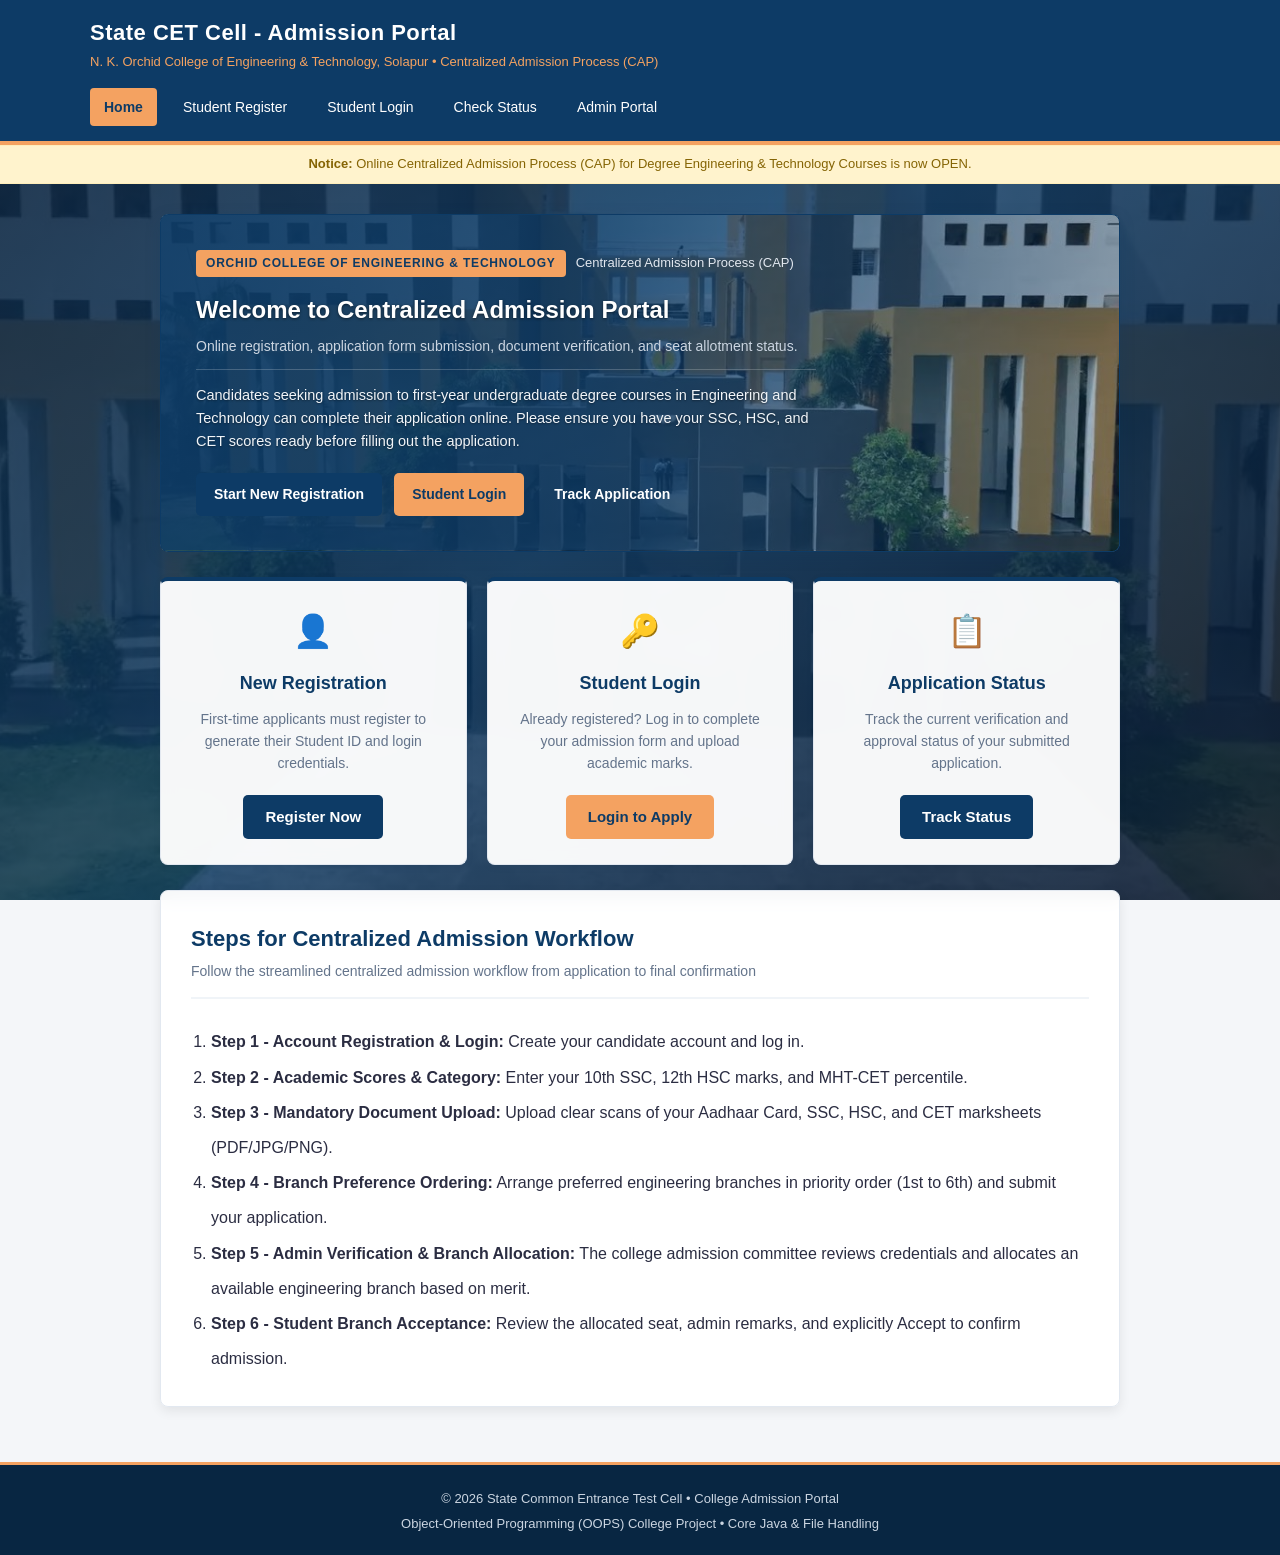
<file: CollegeAdmissionPortal/frontend/index.html>
<!DOCTYPE html>
<html lang="en">
<head>
    <meta charset="UTF-8">
    <meta name="viewport" content="width=device-width, initial-scale=1.0">
    <title>State CET Cell - Centralized Admission Portal</title>
    <link rel="stylesheet" href="style.css">
</head>
<body class="home-page">

    <header>
        <div class="header-container">
            <div class="portal-title">
                <h1>State CET Cell - Admission Portal</h1>
                <p>N. K. Orchid College of Engineering &amp; Technology, Solapur • Centralized Admission Process (CAP)</p>
            </div>

            <nav>
                <a href="index.html" class="btn-nav-active">Home</a>
                <a href="register.html">Student Register</a>
                <a href="login.html">Student Login</a>
                <a href="status.html">Check Status</a>
                <a href="admin-login.html">Admin Portal</a>
            </nav>
        </div>
    </header>

    <div class="notice-bar">
        <strong>Notice:</strong> Online Centralized Admission Process (CAP) for Degree Engineering &amp; Technology Courses is now OPEN.
    </div>

    <main>

        <section class="card hero-section">
            <div class="hero-content">
                <div class="hero-brand">
                    <span class="hero-badge">Orchid College of Engineering &amp; Technology</span>
                    <span class="hero-subbadge">Centralized Admission Process (CAP)</span>
                </div>
                <div class="card-header">
                    <h2>Welcome to Centralized Admission Portal</h2>
                    <p>Online registration, application form submission, document verification, and seat allotment status.</p>
                </div>

                <p class="hero-desc">
                    Candidates seeking admission to first-year undergraduate degree courses in Engineering and Technology
                    can complete their application online. Please ensure you have your SSC, HSC, and CET scores ready before
                    filling out the application.
                </p>

                <div class="hero-actions">
                    <a href="register.html" class="btn btn-primary">Start New Registration</a>
                    <a href="login.html" class="btn btn-accent">Student Login</a>
                    <a href="status.html" class="btn btn-outline-light">Track Application</a>
                </div>
            </div>
        </section>

        <section class="feature-grid">

            <div class="feature-box">
                <div class="feature-icon">&#128100;</div>
                <h3>New Registration</h3>
                <p>First-time applicants must register to generate their Student ID and login credentials.</p>
                <a href="register.html" class="btn btn-primary">Register Now</a>
            </div>

            <div class="feature-box">
                <div class="feature-icon">&#128273;</div>
                <h3>Student Login</h3>
                <p>Already registered? Log in to complete your admission form and upload academic marks.</p>
                <a href="login.html" class="btn btn-accent">Login to Apply</a>
            </div>

            <div class="feature-box">
                <div class="feature-icon">&#128203;</div>
                <h3>Application Status</h3>
                <p>Track the current verification and approval status of your submitted application.</p>
                <a href="status.html" class="btn btn-primary">Track Status</a>
            </div>

        </section>

        <section class="card" style="margin-top: 25px;">
            <div class="card-header">
                <h2>Steps for Centralized Admission Workflow</h2>
                <p>Follow the streamlined centralized admission workflow from application to final confirmation</p>
            </div>

            <ol style="padding-left: 20px; line-height: 2.2;">
                <li><strong>Step 1 - Account Registration &amp; Login:</strong> Create your candidate account and log in.</li>
                <li><strong>Step 2 - Academic Scores &amp; Category:</strong> Enter your 10th SSC, 12th HSC marks, and MHT-CET percentile.</li>
                <li><strong>Step 3 - Mandatory Document Upload:</strong> Upload clear scans of your Aadhaar Card, SSC, HSC, and CET marksheets (PDF/JPG/PNG).</li>
                <li><strong>Step 4 - Branch Preference Ordering:</strong> Arrange preferred engineering branches in priority order (1st to 6th) and submit your application.</li>
                <li><strong>Step 5 - Admin Verification &amp; Branch Allocation:</strong> The college admission committee reviews credentials and allocates an available engineering branch based on merit.</li>
                <li><strong>Step 6 - Student Branch Acceptance:</strong> Review the allocated seat, admin remarks, and explicitly Accept to confirm admission.</li>
            </ol>
        </section>

    </main>

    <footer>
        <p>&copy; 2026 State Common Entrance Test Cell • College Admission Portal</p>
        <p>Object-Oriented Programming (OOPS) College Project • Core Java &amp; File Handling</p>
    </footer>

</body>
</html>
</file>
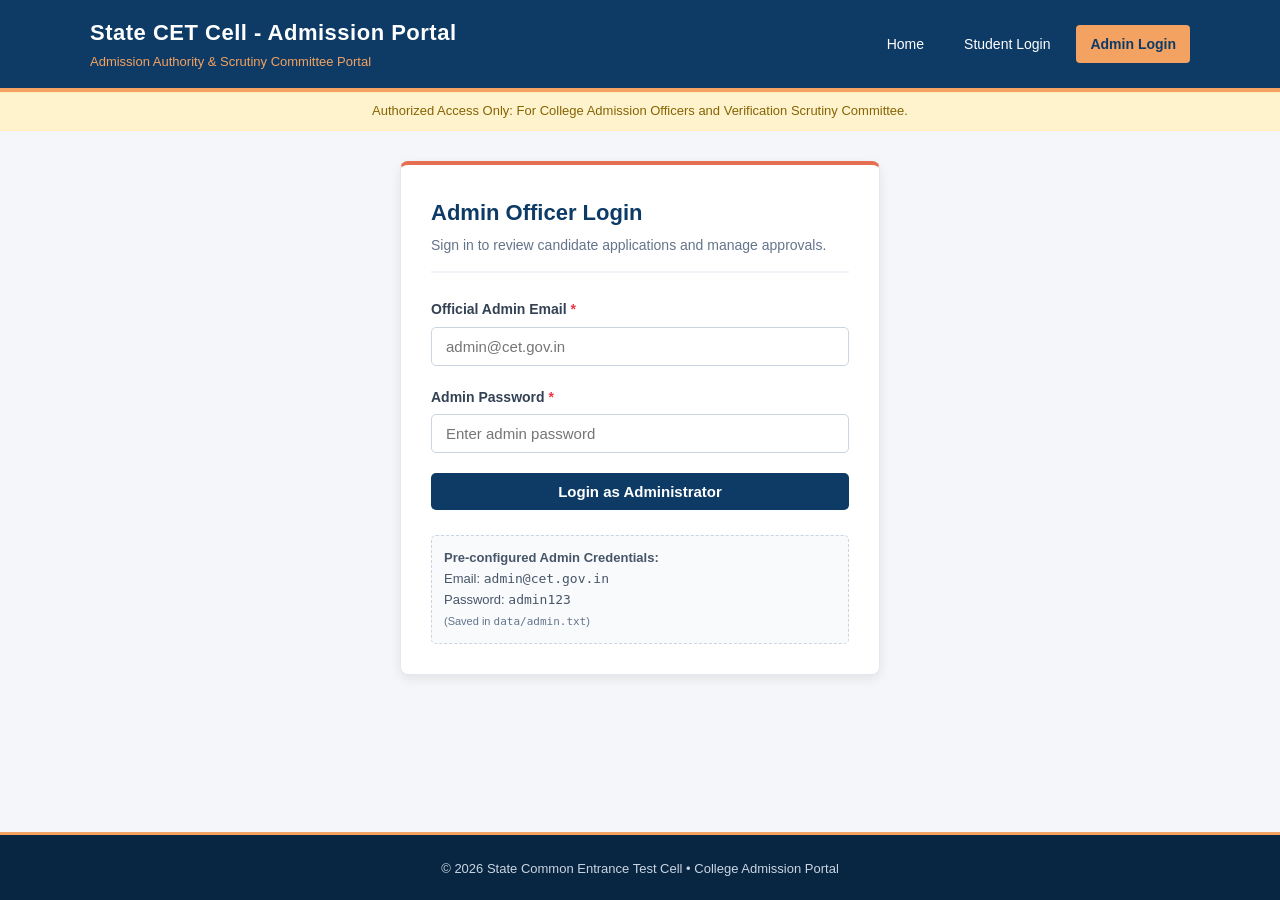
<file: CollegeAdmissionPortal/frontend/admin-login.html>
<!DOCTYPE html>

<html lang="en">
<head>

    <meta charset="UTF-8">

    <meta name="viewport" content="width=device-width, initial-scale=1.0">

    <title>Admin Portal Login - CET Admission Cell</title>

    <link rel="stylesheet" href="style.css">
</head>
<body>

    <header>
        <div class="header-container">
            <div class="portal-title">
                <h1>State CET Cell - Admission Portal</h1>
                <p>Admission Authority & Scrutiny Committee Portal</p>
            </div>

            <nav>
                <a href="index.html">Home</a>
                <a href="login.html">Student Login</a>
                <a href="admin-login.html" class="btn-nav-active">Admin Login</a>
            </nav>
        </div>
    </header>

    <div class="notice-bar">
        Authorized Access Only: For College Admission Officers and Verification Scrutiny Committee.
    </div>

    <main>
        <div class="card" style="max-width: 480px; margin: 0 auto; border-top: 4px solid #e76f51;">

            <div class="card-header">
                <h2>Admin Officer Login</h2>
                <p>Sign in to review candidate applications and manage approvals.</p>
            </div>

            <div id="successAlert" class="alert alert-success"></div>

            <div id="errorAlert" class="alert alert-error"></div>

            <form id="adminLoginForm">

                <div class="form-group">
                    <label for="adminEmail">Official Admin Email <span class="required-star">*</span></label>
                    <input type="email" id="adminEmail" name="email" class="form-control" placeholder="admin@cet.gov.in" required>
                </div>

                <div class="form-group">
                    <label for="adminPassword">Admin Password <span class="required-star">*</span></label>
                    <input type="password" id="adminPassword" name="password" class="form-control" placeholder="Enter admin password" required>
                </div>

                <button type="submit" class="btn btn-danger btn-block" style="background-color: #0d3b66;">
                    Login as Administrator
                </button>

                <div style="margin-top: 25px; padding: 12px; background-color: #f8fafc; border: 1px dashed #cbd5e1; border-radius: 5px; font-size: 13px; color: #475569;">
                    <strong>Pre-configured Admin Credentials:</strong><br>
                    Email: <code>admin@cet.gov.in</code><br>
                    Password: <code>admin123</code><br>
                    <span style="font-size: 11px; color: #64748b;">(Saved in <code>data/admin.txt</code>)</span>
                </div>

            </form>

        </div>
    </main>

    <footer>
        <p>&copy; 2026 State Common Entrance Test Cell • College Admission Portal</p>
    </footer>

    <script>
        const adminLoginForm = document.getElementById('adminLoginForm');
        const successAlert = document.getElementById('successAlert');
        const errorAlert = document.getElementById('errorAlert');

        adminLoginForm.addEventListener('submit', function(e) {
            e.preventDefault();

            successAlert.style.display = 'none';
            errorAlert.style.display = 'none';

            const email = document.getElementById('adminEmail').value;
            const password = document.getElementById('adminPassword').value;

            const formData = new URLSearchParams();
            formData.append('email', email);
            formData.append('password', password);

            fetch('/api/admin-login', {
                method: 'POST',
                headers: {
                    'Content-Type': 'application/x-www-form-urlencoded'
                },
                body: formData.toString()
            })
            .then(response => response.json())
            .then(data => {
                if (data.success) {

                    sessionStorage.setItem('adminEmail', data.email);
                    sessionStorage.setItem('adminName', data.name);
                    sessionStorage.setItem('adminRole', data.role);

                    successAlert.textContent = "Authentication successful! Loading Admin Dashboard...";
                    successAlert.style.display = 'block';

                    setTimeout(() => {
                        window.location.href = 'admin-dashboard.html';
                    }, 1000);
                } else {
                    errorAlert.textContent = data.message;
                    errorAlert.style.display = 'block';
                }
            })
            .catch(err => {
                errorAlert.textContent = 'Connection error. Ensure Java server is running.';
                errorAlert.style.display = 'block';
            });
        });
    </script>

</body>
</html>
</file>
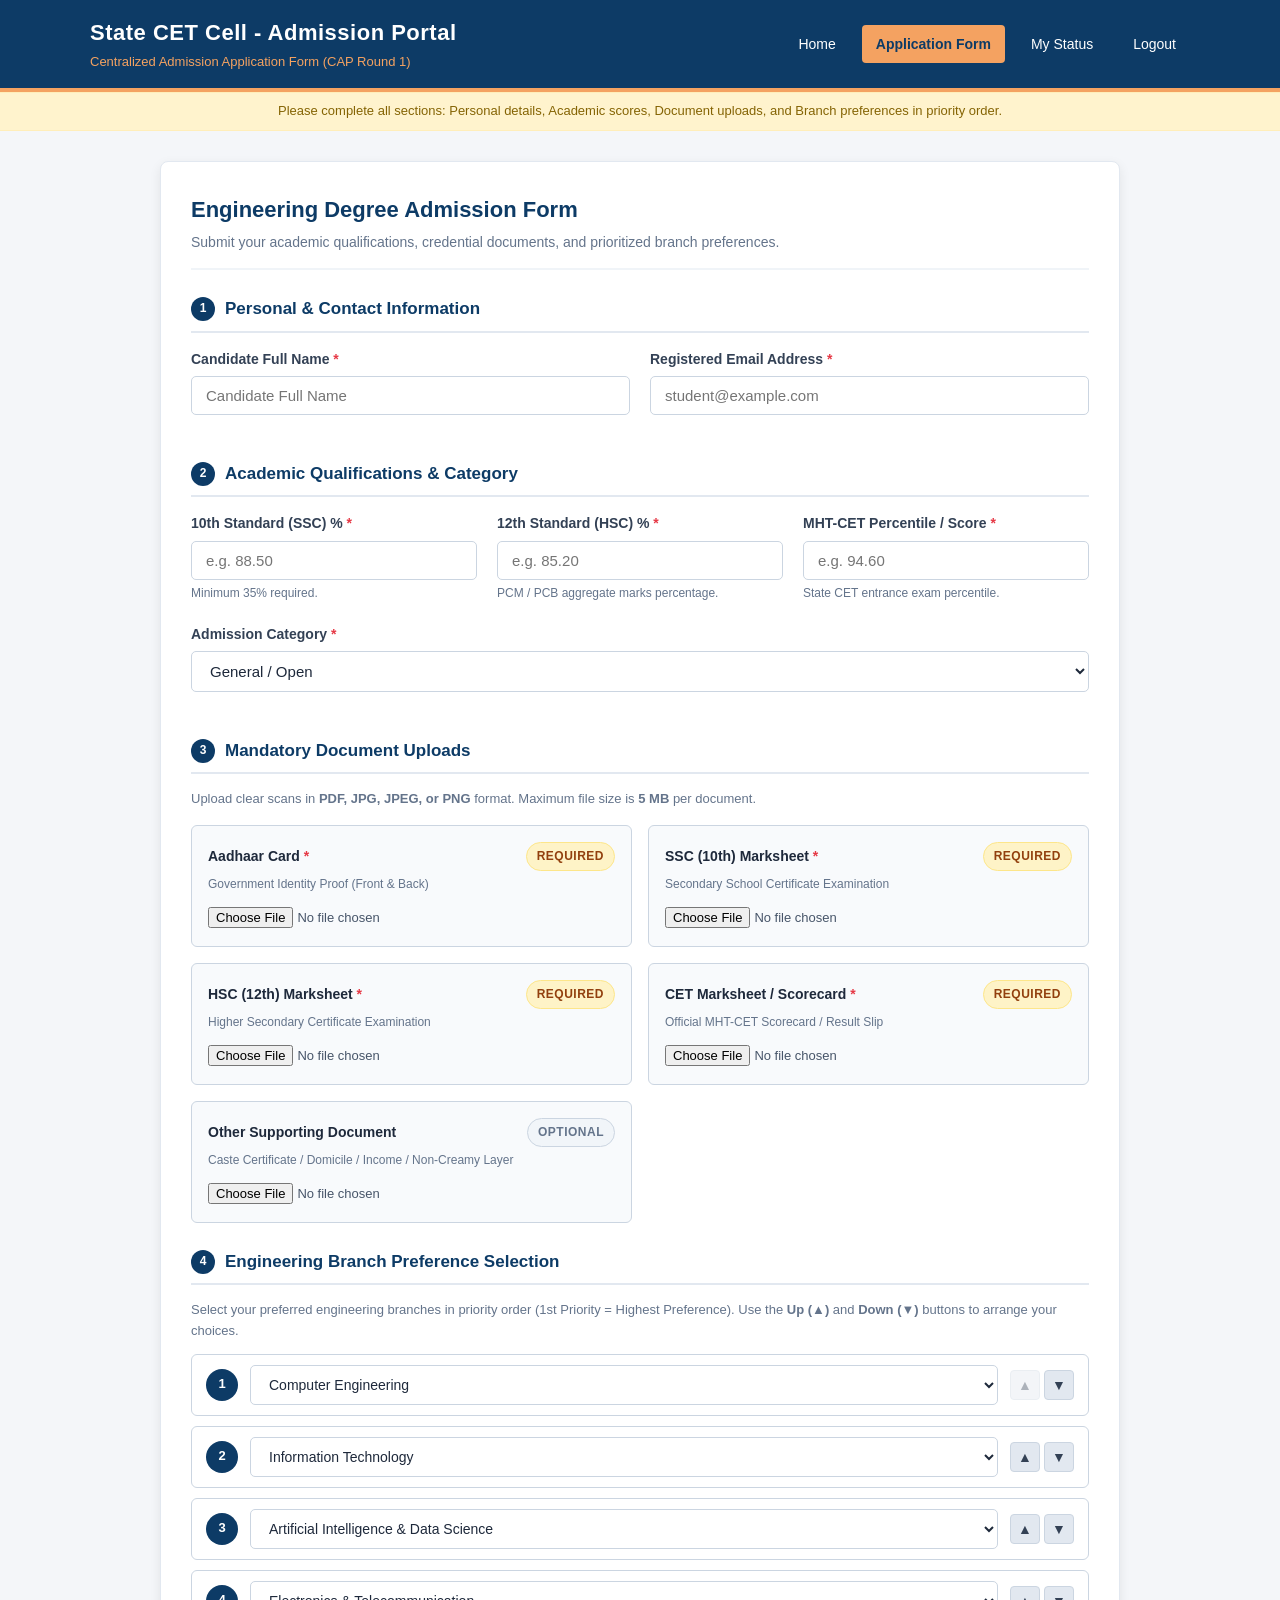
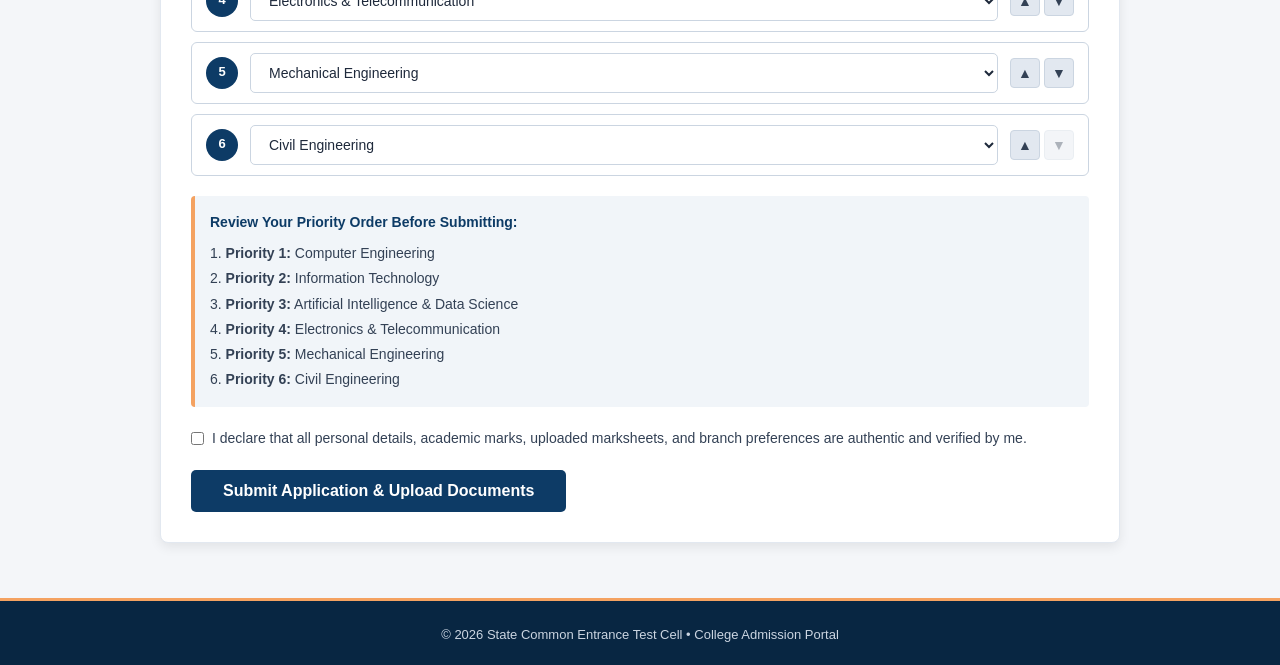
<file: CollegeAdmissionPortal/frontend/application.html>
<!DOCTYPE html>
<html lang="en">
<head>
    <meta charset="UTF-8">
    <meta name="viewport" content="width=device-width, initial-scale=1.0">
    <title>Admission Application Form - CET Admission Portal</title>
    <link rel="stylesheet" href="style.css">
</head>
<body>

    <header>
        <div class="header-container">
            <div class="portal-title">
                <h1>State CET Cell - Admission Portal</h1>
                <p>Centralized Admission Application Form (CAP Round 1)</p>
            </div>
            <nav>
                <a href="index.html">Home</a>
                <a href="application.html" class="btn-nav-active">Application Form</a>
                <a href="status.html">My Status</a>
                <a href="login.html" onclick="sessionStorage.clear();">Logout</a>
            </nav>
        </div>
    </header>

    <div class="notice-bar">
        Please complete all sections: Personal details, Academic scores, Document uploads, and Branch preferences in priority order.
    </div>

    <main>
        <div class="card">

            <div class="card-header">
                <h2>Engineering Degree Admission Form</h2>
                <p>Submit your academic qualifications, credential documents, and prioritized branch preferences.</p>
            </div>

            <div id="successAlert" class="alert alert-success"></div>
            <div id="errorAlert" class="alert alert-error"></div>
            <div id="progressAlert" class="alert alert-info"></div>

            <form id="admissionForm">

                <div class="form-section-title">
                    <span class="section-num">1</span> Personal & Contact Information
                </div>

                <div class="form-row">
                    <div class="form-col form-group">
                        <label for="name">Candidate Full Name <span class="required-star">*</span></label>
                        <input type="text" id="name" name="name" class="form-control" placeholder="Candidate Full Name" required>
                    </div>

                    <div class="form-col form-group">
                        <label for="email">Registered Email Address <span class="required-star">*</span></label>
                        <input type="email" id="email" name="email" class="form-control" placeholder="student@example.com" required>
                    </div>
                </div>

                <div class="form-section-title">
                    <span class="section-num">2</span> Academic Qualifications & Category
                </div>

                <div class="form-row">
                    <div class="form-col form-group">
                        <label for="sscMarks">10th Standard (SSC) % <span class="required-star">*</span></label>
                        <input type="number" id="sscMarks" name="sscMarks" class="form-control" step="0.01" min="35" max="100" placeholder="e.g. 88.50" required>
                        <div class="form-hint">Minimum 35% required.</div>
                    </div>

                    <div class="form-col form-group">
                        <label for="hscMarks">12th Standard (HSC) % <span class="required-star">*</span></label>
                        <input type="number" id="hscMarks" name="hscMarks" class="form-control" step="0.01" min="35" max="100" placeholder="e.g. 85.20" required>
                        <div class="form-hint">PCM / PCB aggregate marks percentage.</div>
                    </div>

                    <div class="form-col form-group">
                        <label for="cetScore">MHT-CET Percentile / Score <span class="required-star">*</span></label>
                        <input type="number" id="cetScore" name="cetScore" class="form-control" step="0.01" min="0" max="100" placeholder="e.g. 94.60" required>
                        <div class="form-hint">State CET entrance exam percentile.</div>
                    </div>
                </div>

                <div class="form-row">
                    <div class="form-col form-group">
                        <label for="category">Admission Category <span class="required-star">*</span></label>
                        <select id="category" name="category" class="form-control" required>
                            <option value="General">General / Open</option>
                            <option value="OBC">Other Backward Class (OBC)</option>
                            <option value="SC">Scheduled Caste (SC)</option>
                            <option value="ST">Scheduled Tribe (ST)</option>
                            <option value="EWS">Economically Weaker Section (EWS)</option>
                        </select>
                    </div>
                </div>

                <div class="form-section-title">
                    <span class="section-num">3</span> Mandatory Document Uploads
                </div>
                <p style="font-size: 13px; color: #64748b; margin-bottom: 15px;">
                    Upload clear scans in <strong>PDF, JPG, JPEG, or PNG</strong> format. Maximum file size is <strong>5 MB</strong> per document.
                </p>

                <div class="doc-upload-grid">

                    <div class="doc-upload-card" id="card_aadhaar">
                        <div class="doc-title">
                            <span>Aadhaar Card <span class="required-star">*</span></span>
                            <span class="badge badge-pending" id="badge_aadhaar">Required</span>
                        </div>
                        <div class="doc-desc">Government Identity Proof (Front & Back)</div>
                        <input type="file" id="doc_aadhaar" class="doc-file-input" accept=".pdf,.jpg,.jpeg,.png" required onchange="handleFileSelect('aadhaar', this)">
                        <div class="doc-file-info" id="info_aadhaar" style="display: none;"></div>
                    </div>

                    <div class="doc-upload-card" id="card_ssc">
                        <div class="doc-title">
                            <span>SSC (10th) Marksheet <span class="required-star">*</span></span>
                            <span class="badge badge-pending" id="badge_ssc">Required</span>
                        </div>
                        <div class="doc-desc">Secondary School Certificate Examination</div>
                        <input type="file" id="doc_ssc" class="doc-file-input" accept=".pdf,.jpg,.jpeg,.png" required onchange="handleFileSelect('ssc', this)">
                        <div class="doc-file-info" id="info_ssc" style="display: none;"></div>
                    </div>

                    <div class="doc-upload-card" id="card_hsc">
                        <div class="doc-title">
                            <span>HSC (12th) Marksheet <span class="required-star">*</span></span>
                            <span class="badge badge-pending" id="badge_hsc">Required</span>
                        </div>
                        <div class="doc-desc">Higher Secondary Certificate Examination</div>
                        <input type="file" id="doc_hsc" class="doc-file-input" accept=".pdf,.jpg,.jpeg,.png" required onchange="handleFileSelect('hsc', this)">
                        <div class="doc-file-info" id="info_hsc" style="display: none;"></div>
                    </div>

                    <div class="doc-upload-card" id="card_cet">
                        <div class="doc-title">
                            <span>CET Marksheet / Scorecard <span class="required-star">*</span></span>
                            <span class="badge badge-pending" id="badge_cet">Required</span>
                        </div>
                        <div class="doc-desc">Official MHT-CET Scorecard / Result Slip</div>
                        <input type="file" id="doc_cet" class="doc-file-input" accept=".pdf,.jpg,.jpeg,.png" required onchange="handleFileSelect('cet', this)">
                        <div class="doc-file-info" id="info_cet" style="display: none;"></div>
                    </div>

                    <div class="doc-upload-card" id="card_other">
                        <div class="doc-title">
                            <span>Other Supporting Document</span>
                            <span class="badge badge-pending" style="background-color: #f1f5f9; color: #64748b; border: 1px solid #cbd5e1;" id="badge_other">Optional</span>
                        </div>
                        <div class="doc-desc">Caste Certificate / Domicile / Income / Non-Creamy Layer</div>
                        <input type="file" id="doc_other" class="doc-file-input" accept=".pdf,.jpg,.jpeg,.png" onchange="handleFileSelect('other', this)">
                        <div class="doc-file-info" id="info_other" style="display: none;"></div>
                    </div>
                </div>

                <div class="form-section-title">
                    <span class="section-num">4</span> Engineering Branch Preference Selection
                </div>
                <p style="font-size: 13px; color: #64748b; margin-bottom: 12px;">
                    Select your preferred engineering branches in priority order (1st Priority = Highest Preference).
                    Use the <strong>Up (▲)</strong> and <strong>Down (▼)</strong> buttons to arrange your choices.
                </p>

                <div class="pref-list" id="preferencesList">

                </div>

                <div class="pref-review-box">
                    <h4>Review Your Priority Order Before Submitting:</h4>
                    <ol class="pref-review-ordered" id="prefReviewList">

                    </ol>
                </div>

                <input type="hidden" id="course" name="course">

                <div class="form-group" style="margin-top: 15px;">
                    <label style="font-weight: normal; display: flex; align-items: center; gap: 8px;">
                        <input type="checkbox" required>
                        I declare that all personal details, academic marks, uploaded marksheets, and branch preferences are authentic and verified by me.
                    </label>
                </div>

                <button type="submit" id="submitBtn" class="btn btn-primary" style="padding: 12px 32px; font-size: 16px;">
                    Submit Application & Upload Documents
                </button>

            </form>

        </div>
    </main>

    <footer>
        <p>&copy; 2026 State Common Entrance Test Cell • College Admission Portal</p>
    </footer>

    <script>

        const savedEmail = sessionStorage.getItem('studentEmail');
        const savedName = sessionStorage.getItem('studentName');
        if (savedEmail) document.getElementById('email').value = savedEmail;
        if (savedName) document.getElementById('name').value = savedName;

        const ALL_BRANCHES = [
            "Computer Engineering",
            "Information Technology",
            "Artificial Intelligence & Data Science",
            "Electronics & Telecommunication",
            "Mechanical Engineering",
            "Civil Engineering"
        ];

        let branchPreferences = [...ALL_BRANCHES];

        function renderPreferences() {
            const container = document.getElementById('preferencesList');
            const reviewList = document.getElementById('prefReviewList');

            container.innerHTML = '';
            reviewList.innerHTML = '';

            branchPreferences.forEach((branch, index) => {
                const item = document.createElement('div');
                item.className = 'pref-item';

                const rank = document.createElement('div');
                rank.className = 'pref-rank';
                rank.textContent = index + 1;

                const select = document.createElement('select');
                select.className = 'form-control pref-select';
                ALL_BRANCHES.forEach(b => {
                    const opt = document.createElement('option');
                    opt.value = b;
                    opt.textContent = b;
                    if (b === branch) opt.selected = true;
                    select.appendChild(opt);
                });

                select.addEventListener('change', function() {
                    handleBranchChange(index, this.value);
                });

                const btnGroup = document.createElement('div');
                btnGroup.className = 'pref-btn-group';

                const upBtn = document.createElement('button');
                upBtn.type = 'button';
                upBtn.className = 'pref-btn';
                upBtn.textContent = '▲';
                upBtn.title = 'Move Up Priority';
                upBtn.disabled = (index === 0);
                upBtn.onclick = () => movePreference(index, -1);

                const downBtn = document.createElement('button');
                downBtn.type = 'button';
                downBtn.className = 'pref-btn';
                downBtn.textContent = '▼';
                downBtn.title = 'Move Down Priority';
                downBtn.disabled = (index === branchPreferences.length - 1);
                downBtn.onclick = () => movePreference(index, 1);

                btnGroup.appendChild(upBtn);
                btnGroup.appendChild(downBtn);

                item.appendChild(rank);
                item.appendChild(select);
                item.appendChild(btnGroup);
                container.appendChild(item);

                const li = document.createElement('li');
                li.innerHTML = `<strong>Priority ${index + 1}:</strong> ${branch}`;
                reviewList.appendChild(li);
            });

            document.getElementById('course').value = branchPreferences[0];
        }

        function movePreference(index, delta) {
            const target = index + delta;
            if (target < 0 || target >= branchPreferences.length) return;
            const temp = branchPreferences[index];
            branchPreferences[index] = branchPreferences[target];
            branchPreferences[target] = temp;
            renderPreferences();
        }

        function handleBranchChange(index, newValue) {

            const existingIndex = branchPreferences.indexOf(newValue);
            if (existingIndex !== -1 && existingIndex !== index) {
                branchPreferences[existingIndex] = branchPreferences[index];
            }
            branchPreferences[index] = newValue;
            renderPreferences();
        }

        renderPreferences();

        const selectedFiles = {};

        function handleFileSelect(docType, input) {
            const file = input.files[0];
            const card = document.getElementById('card_' + docType);
            const badge = document.getElementById('badge_' + docType);
            const info = document.getElementById('info_' + docType);

            if (!file) {
                delete selectedFiles[docType];
                card.classList.remove('doc-uploaded');
                info.style.display = 'none';
                if (badge) {
                    badge.className = 'badge badge-pending';
                    badge.textContent = (docType === 'other') ? 'Optional' : 'Required';
                }
                return;
            }

            const fileName = file.name;
            const ext = fileName.substring(fileName.lastIndexOf('.')).toLowerCase();
            const validExts = ['.pdf', '.jpg', '.jpeg', '.png'];

            if (!validExts.includes(ext)) {
                alert(`Invalid file format for ${docType.toUpperCase()}: ${ext}\nPlease select a PDF, JPG, JPEG, or PNG file.`);
                input.value = '';
                delete selectedFiles[docType];
                card.classList.remove('doc-uploaded');
                info.style.display = 'none';
                return;
            }

            const maxSize = 5 * 1024 * 1024;
            if (file.size > maxSize) {
                alert(`File size exceeds 5MB limit for ${docType.toUpperCase()} (${(file.size / (1024*1024)).toFixed(2)} MB). Please upload a smaller file.`);
                input.value = '';
                delete selectedFiles[docType];
                card.classList.remove('doc-uploaded');
                info.style.display = 'none';
                return;
            }

            selectedFiles[docType] = file;
            card.classList.add('doc-uploaded');
            info.innerHTML = `&#10004; Selected: <strong>${fileName}</strong> (${(file.size / 1024).toFixed(1)} KB)`;
            info.style.display = 'flex';

            if (badge) {
                badge.className = 'badge badge-approved';
                badge.textContent = 'Selected';
            }
        }

        const admissionForm = document.getElementById('admissionForm');
        const successAlert = document.getElementById('successAlert');
        const errorAlert = document.getElementById('errorAlert');
        const progressAlert = document.getElementById('progressAlert');
        const submitBtn = document.getElementById('submitBtn');

        admissionForm.addEventListener('submit', async function(e) {
            e.preventDefault();

            successAlert.style.display = 'none';
            errorAlert.style.display = 'none';
            progressAlert.style.display = 'none';

            const requiredDocs = ['aadhaar', 'ssc', 'hsc', 'cet'];
            for (const doc of requiredDocs) {
                if (!selectedFiles[doc]) {
                    errorAlert.textContent = `Please select and attach your ${doc.toUpperCase()} document before submitting!`;
                    errorAlert.style.display = 'block';
                    document.getElementById('doc_' + doc).focus();
                    return;
                }
            }

            const name = document.getElementById('name').value.trim();
            const email = document.getElementById('email').value.trim();
            const sscMarks = document.getElementById('sscMarks').value;
            const hscMarks = document.getElementById('hscMarks').value;
            const cetScore = document.getElementById('cetScore').value;
            const category = document.getElementById('category').value;
            const course = branchPreferences[0];
            const preferencesStr = branchPreferences.join(';');

            submitBtn.disabled = true;
            submitBtn.textContent = 'Submitting Application...';

            progressAlert.textContent = 'Step 1/2: Submitting academic marks and branch preferences...';
            progressAlert.style.display = 'block';

            try {

                const formData = new URLSearchParams();
                formData.append('name', name);
                formData.append('email', email);
                formData.append('sscMarks', sscMarks);
                formData.append('hscMarks', hscMarks);
                formData.append('cetScore', cetScore);
                formData.append('course', course);
                formData.append('category', category);
                formData.append('preferences', preferencesStr);

                const applyResponse = await fetch('/api/apply', {
                    method: 'POST',
                    headers: { 'Content-Type': 'application/x-www-form-urlencoded' },
                    body: formData.toString()
                });

                const applyData = await applyResponse.json();

                if (!applyData.success) {
                    throw new Error(applyData.message || 'Application submission failed');
                }

                const appId = applyData.appId;
                sessionStorage.setItem('studentEmail', email);

                const docKeys = Object.keys(selectedFiles);
                for (let i = 0; i < docKeys.length; i++) {
                    const docType = docKeys[i];
                    const file = selectedFiles[docType];

                    progressAlert.textContent = `Step 2/2: Uploading documents (${i + 1}/${docKeys.length}): ${file.name}...`;

                    const uploadUrl = `/api/upload-document?appId=${encodeURIComponent(appId)}&email=${encodeURIComponent(email)}&docType=${encodeURIComponent(docType)}&fileName=${encodeURIComponent(file.name)}`;

                    const uploadRes = await fetch(uploadUrl, {
                        method: 'POST',
                        body: file
                    });

                    const uploadData = await uploadRes.json();
                    if (!uploadData.success) {
                        console.warn(`Warning: Could not upload ${docType}:`, uploadData.message);
                    }
                }

                progressAlert.style.display = 'none';
                successAlert.textContent = `Application submitted successfully! Reference ID: ${appId}. All documents uploaded. Redirecting to your Application Status...`;
                successAlert.style.display = 'block';

                setTimeout(() => {
                    window.location.href = `status.html?email=${encodeURIComponent(email)}`;
                }, 2000);

            } catch (err) {
                progressAlert.style.display = 'none';
                errorAlert.textContent = err.message || 'Failed to submit application. Please check backend connection.';
                errorAlert.style.display = 'block';
                submitBtn.disabled = false;
                submitBtn.textContent = 'Submit Application & Upload Documents';
            }
        });
    </script>

</body>
</html>
</file>
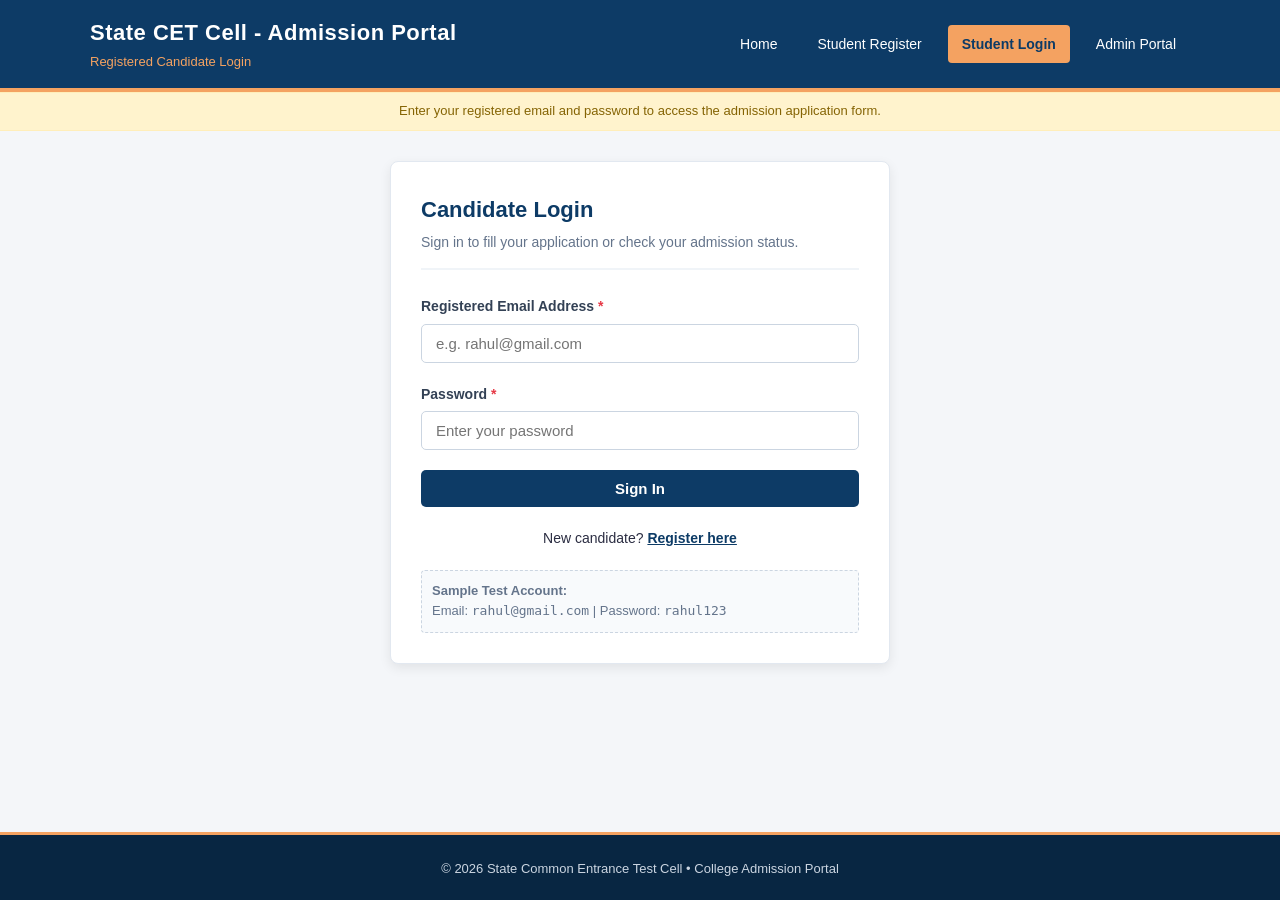
<file: CollegeAdmissionPortal/frontend/login.html>
<!DOCTYPE html>

<html lang="en">
<head>

    <meta charset="UTF-8">

    <meta name="viewport" content="width=device-width, initial-scale=1.0">

    <title>Candidate Login - CET Admission Portal</title>

    <link rel="stylesheet" href="style.css">
</head>
<body>

    <header>
        <div class="header-container">
            <div class="portal-title">
                <h1>State CET Cell - Admission Portal</h1>
                <p>Registered Candidate Login</p>
            </div>

            <nav>
                <a href="index.html">Home</a>
                <a href="register.html">Student Register</a>
                <a href="login.html" class="btn-nav-active">Student Login</a>
                <a href="admin-login.html">Admin Portal</a>
            </nav>
        </div>
    </header>

    <div class="notice-bar">
        Enter your registered email and password to access the admission application form.
    </div>

    <main>
        <div class="card" style="max-width: 500px; margin: 0 auto;">

            <div class="card-header">
                <h2>Candidate Login</h2>
                <p>Sign in to fill your application or check your admission status.</p>
            </div>

            <div id="successAlert" class="alert alert-success"></div>

            <div id="errorAlert" class="alert alert-error"></div>

            <form id="loginForm">

                <div class="form-group">
                    <label for="email">Registered Email Address <span class="required-star">*</span></label>
                    <input type="email" id="email" name="email" class="form-control" placeholder="e.g. rahul@gmail.com" required>
                </div>

                <div class="form-group">
                    <label for="password">Password <span class="required-star">*</span></label>
                    <input type="password" id="password" name="password" class="form-control" placeholder="Enter your password" required>
                </div>

                <button type="submit" class="btn btn-primary btn-block">Sign In</button>

                <p style="text-align: center; margin-top: 20px; font-size: 14px;">
                    New candidate? <a href="register.html" style="color: #0d3b66; font-weight: 600;">Register here</a>
                </p>

                <div style="margin-top: 20px; padding: 10px; background-color: #f8fafc; border: 1px dashed #cbd5e1; border-radius: 4px; font-size: 13px; color: #64748b;">
                    <strong>Sample Test Account:</strong><br>
                    Email: <code>rahul@gmail.com</code> | Password: <code>rahul123</code>
                </div>

            </form>

        </div>
    </main>

    <footer>
        <p>&copy; 2026 State Common Entrance Test Cell • College Admission Portal</p>
    </footer>

    <script>

        const urlParams = new URLSearchParams(window.location.search);
        const prefilledEmail = urlParams.get('email');
        if (prefilledEmail) {
            document.getElementById('email').value = prefilledEmail;
        }

        const loginForm = document.getElementById('loginForm');
        const successAlert = document.getElementById('successAlert');
        const errorAlert = document.getElementById('errorAlert');

        loginForm.addEventListener('submit', function(event) {
            event.preventDefault(); // Stop normal form submit

            successAlert.style.display = 'none';
            errorAlert.style.display = 'none';

            const email = document.getElementById('email').value;
            const password = document.getElementById('password').value;

            const formData = new URLSearchParams();
            formData.append('email', email);
            formData.append('password', password);

            fetch('/api/login', {
                method: 'POST',
                headers: {
                    'Content-Type': 'application/x-www-form-urlencoded'
                },
                body: formData.toString()
            })
            .then(response => response.json())
            .then(data => {
                if (data.success) {

                    sessionStorage.setItem('studentEmail', data.email);
                    sessionStorage.setItem('studentName', data.name);
                    sessionStorage.setItem('studentId', data.id);

                    successAlert.textContent = "Login successful! Redirecting to application form...";
                    successAlert.style.display = 'block';

                    setTimeout(() => {
                        window.location.href = 'application.html';
                    }, 1000);
                } else {

                    errorAlert.textContent = data.message;
                    errorAlert.style.display = 'block';
                }
            })
            .catch(error => {
                errorAlert.textContent = 'Server communication error. Please ensure Java backend is running.';
                errorAlert.style.display = 'block';
            });
        });
    </script>

</body>
</html>
</file>
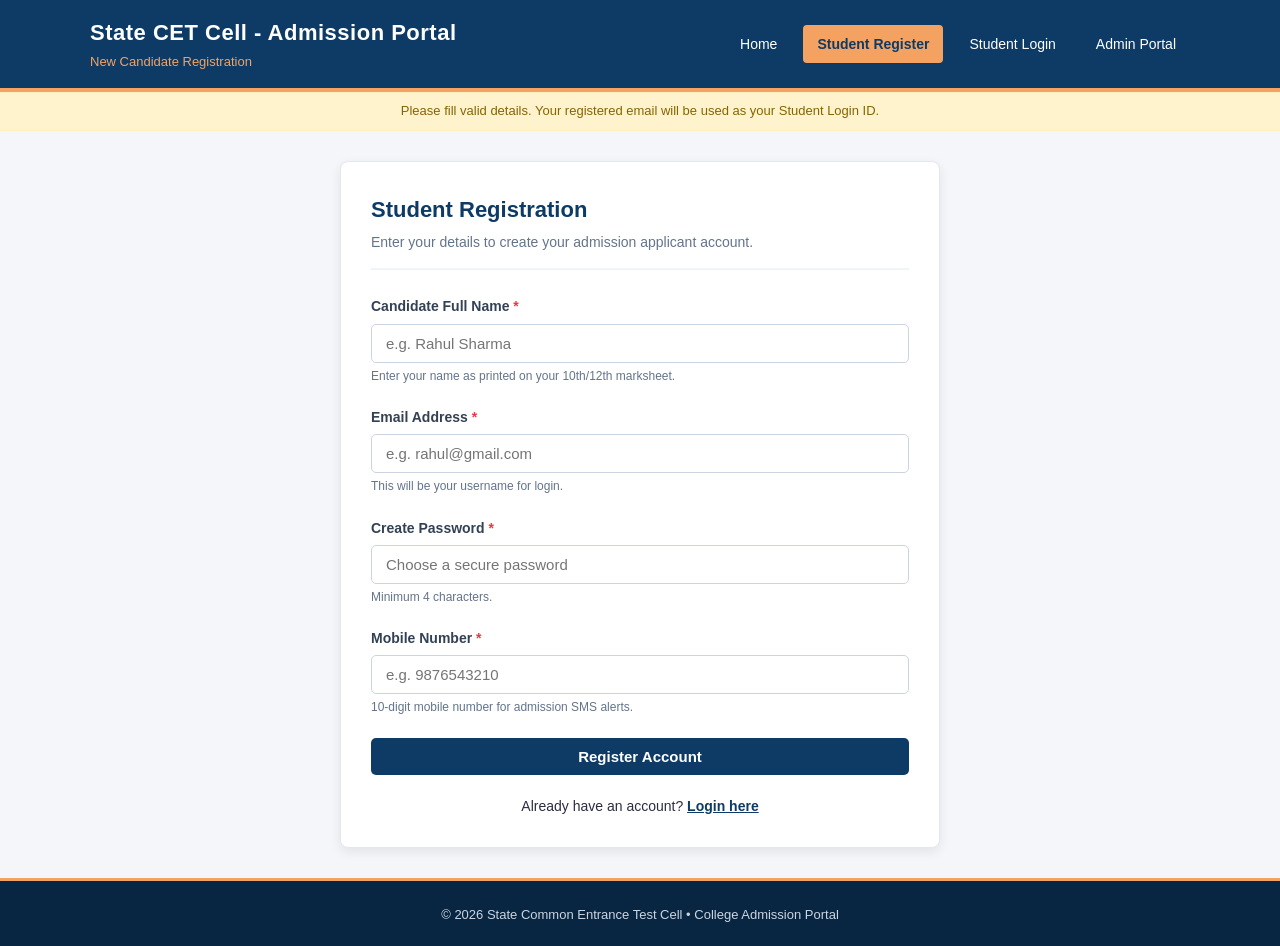
<file: CollegeAdmissionPortal/frontend/register.html>
<!DOCTYPE html>

<html lang="en">
<head>

    <meta charset="UTF-8">

    <meta name="viewport" content="width=device-width, initial-scale=1.0">

    <title>Candidate Registration - CET Admission Portal</title>

    <link rel="stylesheet" href="style.css">
</head>
<body>

    <header>
        <div class="header-container">
            <div class="portal-title">
                <h1>State CET Cell - Admission Portal</h1>
                <p>New Candidate Registration</p>
            </div>

            <nav>
                <a href="index.html">Home</a>
                <a href="register.html" class="btn-nav-active">Student Register</a>
                <a href="login.html">Student Login</a>
                <a href="admin-login.html">Admin Portal</a>
            </nav>
        </div>
    </header>

    <div class="notice-bar">
        Please fill valid details. Your registered email will be used as your Student Login ID.
    </div>

    <main>
        <div class="card" style="max-width: 600px; margin: 0 auto;">

            <div class="card-header">
                <h2>Student Registration</h2>
                <p>Enter your details to create your admission applicant account.</p>
            </div>

            <div id="successAlert" class="alert alert-success"></div>

            <div id="errorAlert" class="alert alert-error"></div>

            <form id="registerForm">

                <div class="form-group">
                    <label for="name">Candidate Full Name <span class="required-star">*</span></label>
                    <input type="text" id="name" name="name" class="form-control" placeholder="e.g. Rahul Sharma" required>
                    <div class="form-hint">Enter your name as printed on your 10th/12th marksheet.</div>
                </div>

                <div class="form-group">
                    <label for="email">Email Address <span class="required-star">*</span></label>
                    <input type="email" id="email" name="email" class="form-control" placeholder="e.g. rahul@gmail.com" required>
                    <div class="form-hint">This will be your username for login.</div>
                </div>

                <div class="form-group">
                    <label for="password">Create Password <span class="required-star">*</span></label>
                    <input type="password" id="password" name="password" class="form-control" placeholder="Choose a secure password" required minlength="4">
                    <div class="form-hint">Minimum 4 characters.</div>
                </div>

                <div class="form-group">
                    <label for="phone">Mobile Number <span class="required-star">*</span></label>
                    <input type="tel" id="phone" name="phone" class="form-control" placeholder="e.g. 9876543210" required pattern="[0-9]{10}">
                    <div class="form-hint">10-digit mobile number for admission SMS alerts.</div>
                </div>

                <button type="submit" class="btn btn-primary btn-block">Register Account</button>

                <p style="text-align: center; margin-top: 20px; font-size: 14px;">
                    Already have an account? <a href="login.html" style="color: #0d3b66; font-weight: 600;">Login here</a>
                </p>

            </form>

        </div>
    </main>

    <footer>
        <p>&copy; 2026 State Common Entrance Test Cell • College Admission Portal</p>
    </footer>

    <script>

        const registerForm = document.getElementById('registerForm');

        const successAlert = document.getElementById('successAlert');
        const errorAlert = document.getElementById('errorAlert');

        registerForm.addEventListener('submit', function(event) {

            event.preventDefault();

            successAlert.style.display = 'none';
            errorAlert.style.display = 'none';

            const name = document.getElementById('name').value;
            const email = document.getElementById('email').value;
            const password = document.getElementById('password').value;
            const phone = document.getElementById('phone').value;

            const formData = new URLSearchParams();
            formData.append('name', name);
            formData.append('email', email);
            formData.append('password', password);
            formData.append('phone', phone);

            fetch('/api/register', {
                method: 'POST',
                headers: {
                    'Content-Type': 'application/x-www-form-urlencoded'
                },
                body: formData.toString()
            })

            .then(response => response.json())
            .then(data => {

                if (data.success) {

                    successAlert.textContent = data.message + " Redirecting to login...";
                    successAlert.style.display = 'block';

                    registerForm.reset();

                    setTimeout(() => {
                        window.location.href = 'login.html?email=' + encodeURIComponent(email);
                    }, 2000);
                } else {

                    errorAlert.textContent = data.message;
                    errorAlert.style.display = 'block';
                }
            })
            .catch(error => {

                errorAlert.textContent = 'Server communication error. Please ensure Java backend is running.';
                errorAlert.style.display = 'block';
            });
        });
    </script>

</body>
</html>
</file>
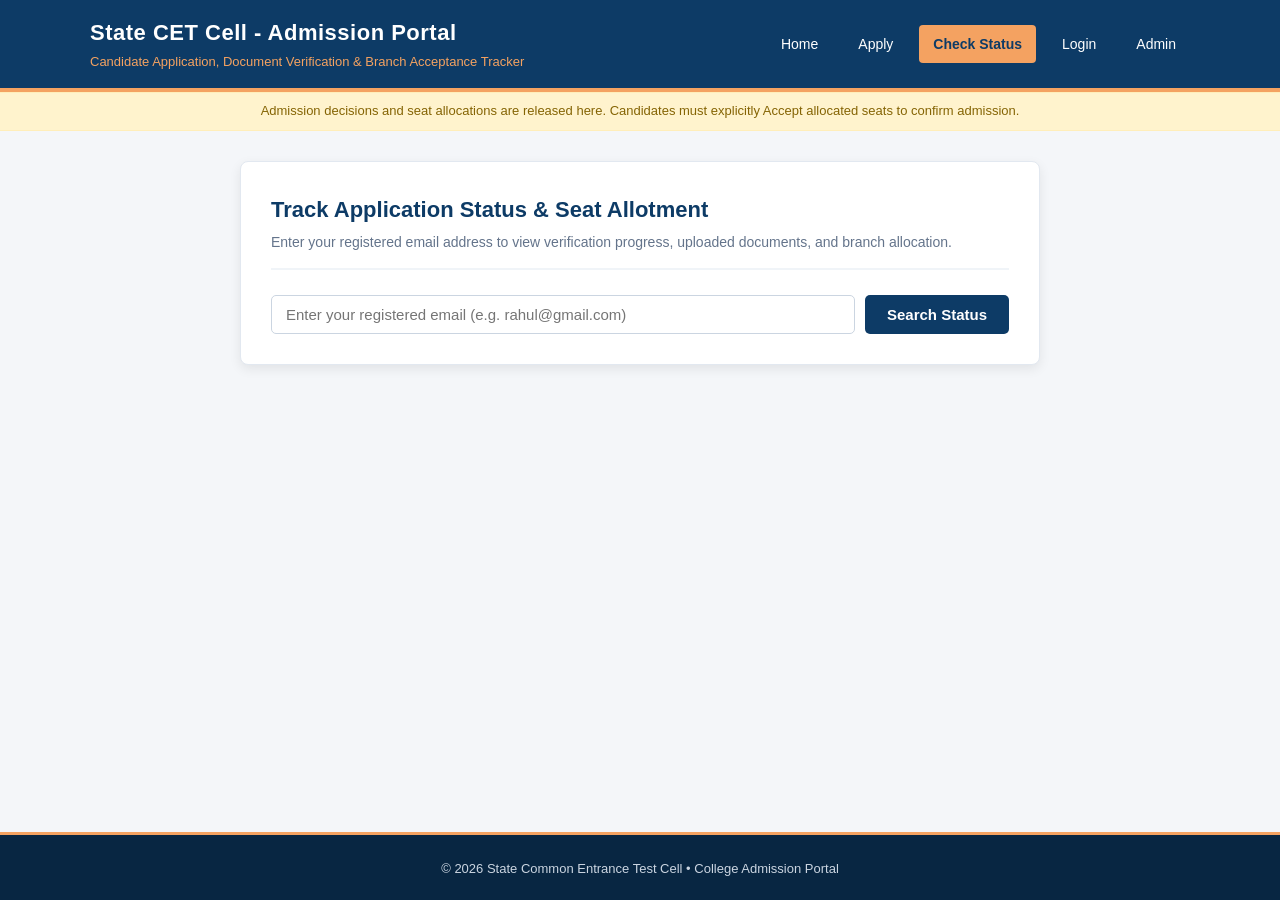
<file: CollegeAdmissionPortal/frontend/status.html>
<!DOCTYPE html>
<html lang="en">
<head>
    <meta charset="UTF-8">
    <meta name="viewport" content="width=device-width, initial-scale=1.0">
    <title>Application Status & Branch Acceptance - CET Admission Portal</title>
    <link rel="stylesheet" href="style.css">
</head>
<body>

    <header>
        <div class="header-container">
            <div class="portal-title">
                <h1>State CET Cell - Admission Portal</h1>
                <p>Candidate Application, Document Verification & Branch Acceptance Tracker</p>
            </div>
            <nav>
                <a href="index.html">Home</a>
                <a href="application.html">Apply</a>
                <a href="status.html" class="btn-nav-active">Check Status</a>
                <a href="login.html">Login</a>
                <a href="admin-login.html">Admin</a>
            </nav>
        </div>
    </header>

    <div class="notice-bar">
        Admission decisions and seat allocations are released here. Candidates must explicitly Accept allocated seats to confirm admission.
    </div>

    <main>

        <section class="card" style="max-width: 800px; margin: 0 auto 25px auto;">
            <div class="card-header">
                <h2>Track Application Status & Seat Allotment</h2>
                <p>Enter your registered email address to view verification progress, uploaded documents, and branch allocation.</p>
            </div>

            <form id="searchForm" style="display: flex; gap: 10px;">
                <input type="email" id="searchEmail" class="form-control" placeholder="Enter your registered email (e.g. rahul@gmail.com)" required>
                <button type="submit" class="btn btn-primary" style="white-space: nowrap;">Search Status</button>
            </form>
        </section>

        <div id="statusActionAlert" class="alert alert-success" style="max-width: 800px; margin: 0 auto 20px auto;"></div>

        <div id="statusResultContainer" style="display: none; max-width: 800px; margin: 0 auto;">

            <section id="allocationDecisionBanner" class="allocation-banner" style="display: none;">
                <div style="font-size: 13px; text-transform: uppercase; letter-spacing: 1px; color: #f4a261; font-weight: 700;">
                    &#127891; PROVISIONAL SEAT ALLOCATION DECISION
                </div>
                <div class="allocation-branch-name" id="allocBranchDisplay">
                    Computer Engineering
                </div>
                <p style="font-size: 14px; opacity: 0.95; margin-bottom: 12px;" id="allocDetailsText">
                    You have been provisionally allocated a seat based on your CET Merit Score and admission category.
                </p>
                <div style="background-color: rgba(255, 255, 255, 0.12); border-left: 3px solid #f4a261; padding: 10px 14px; border-radius: 4px; font-size: 13px; margin-bottom: 15px;">
                    <strong>Admission Committee Remarks:</strong> <span id="allocRemarksText">-</span>
                </div>
                <div style="background-color: #ffffff; color: #1e293b; padding: 12px; border-radius: 6px; font-size: 13px; line-height: 1.5; margin-bottom: 15px;">
                    <strong>&#9888; Important Instruction:</strong>
                    You must explicitly <strong>Accept</strong> your allocated branch to confirm your admission.
                    Students are NOT considered admitted until acceptance is confirmed.
                    If you reject, your application returns to the committee for further review and reallocation.
                </div>
                <div class="allocation-actions">
                    <button onclick="respondToAllocation('Accept')" class="btn btn-success" style="padding: 12px 24px; font-size: 15px; font-weight: 700;">
                        &#10004; Accept Allocated Branch & Confirm Admission
                    </button>
                    <button onclick="respondToAllocation('Reject')" class="btn btn-danger" style="padding: 12px 20px; font-size: 14px;">
                        &#10008; Reject Allocation / Request Reallocation
                    </button>
                </div>
            </section>

            <section id="admissionConfirmedBanner" class="admission-confirmed-card" style="display: none;">
                <div class="admission-confirmed-seal">&#127891; &#10004;</div>
                <div class="admission-confirmed-title">ADMISSION CONFIRMED</div>
                <p style="font-size: 15px; color: #166534; margin: 8px 0 15px 0;">
                    Congratulations! Your seat in <strong id="confirmedBranchDisplay" style="color: #0d3b66; font-size: 18px;">Computer Engineering</strong> is officially confirmed.
                </p>
                <div style="font-size: 13px; color: #4b5563; margin-bottom: 15px;">
                    All credentials and marksheets have been verified and candidate acceptance was recorded.
                </div>
                <button onclick="window.print()" class="btn btn-primary btn-sm">&#128424; Print Provisional Admission Slip</button>
            </section>

            <section id="allocationRejectedBanner" class="card" style="display: none; border-left: 4px solid #e63946; background-color: #fff5f5;">
                <h3 style="color: #e63946; margin-bottom: 6px;">Allocation Rejected by Candidate</h3>
                <p style="font-size: 14px; color: #475569;">
                    You have surrendered your provisionally allocated seat. Your application has been returned to the Admission Committee for review and possible reallocation in subsequent rounds.
                </p>
            </section>

            <section class="card">
                <div class="card-header" style="display: flex; justify-content: space-between; align-items: center; flex-wrap: wrap; gap: 10px;">
                    <div>
                        <h2>Admission Application Details</h2>
                        <p>Reference ID: <strong id="appIdDisplay" style="color: #0d3b66; font-size: 16px;"></strong></p>
                    </div>
                    <div id="statusBadgeContainer"></div>
                </div>

                <div class="detail-grid">
                    <div class="detail-item">
                        <div class="detail-label">Candidate Name</div>
                        <div id="dispName" class="detail-value">-</div>
                    </div>

                    <div class="detail-item">
                        <div class="detail-label">Registered Email</div>
                        <div id="dispEmail" class="detail-value" style="font-size: 14px;">-</div>
                    </div>

                    <div class="detail-item">
                        <div class="detail-label">Contact Phone</div>
                        <div id="dispPhone" class="detail-value">-</div>
                    </div>

                    <div class="detail-item">
                        <div class="detail-label">Category</div>
                        <div id="dispCategory" class="detail-value">-</div>
                    </div>

                    <div class="detail-item">
                        <div class="detail-label">10th SSC Marks</div>
                        <div id="dispSsc" class="detail-value">-</div>
                    </div>

                    <div class="detail-item">
                        <div class="detail-label">12th HSC Marks</div>
                        <div id="dispHsc" class="detail-value">-</div>
                    </div>

                    <div class="detail-item" style="grid-column: 1 / -1;">
                        <div class="detail-label">MHT-CET Percentile</div>
                        <div id="dispCet" class="detail-value" style="color: #2a9d8f; font-size: 18px;">-</div>
                    </div>
                </div>

                <div class="form-section-title" style="margin-top: 25px;">
                    Uploaded Credential Documents & Verification
                </div>
                <div style="margin-bottom: 10px; font-size: 13px;">
                    Verification Status: <span id="dispDocStatusBadge" class="badge badge-pending">Pending Verification</span>
                </div>

                <div class="table-responsive" style="margin-top: 0; margin-bottom: 25px;">
                    <table>
                        <thead>
                            <tr>
                                <th>Document Type</th>
                                <th>File Name</th>
                                <th>Status</th>
                                <th>Actions</th>
                            </tr>
                        </thead>
                        <tbody id="dispDocTableBody">

                        </tbody>
                    </table>
                </div>

                <div class="form-section-title">
                    Submitted Branch Preferences (Priority Order)
                </div>
                <ol id="dispPrefList" style="padding-left: 20px; line-height: 1.8; color: #1e293b; font-size: 14px; margin-bottom: 25px;">

                </ol>

                <div class="detail-item" style="background-color: #ffffff; border-left: 4px solid #0d3b66;">
                    <div class="detail-label">Admission Committee Remarks</div>
                    <div id="dispRemarks" style="font-size: 15px; color: #334155; margin-top: 4px;">-</div>
                </div>

            </section>

        </div>

        <section id="notFoundCard" class="card" style="display: none; max-width: 800px; margin: 0 auto; text-align: center;">
            <h3 style="color: #e63946; margin-bottom: 10px;">No Application Found</h3>
            <p style="color: #64748b; margin-bottom: 20px;">
                We could not find an admission application submitted with this email.
            </p>
            <a href="application.html" class="btn btn-primary">Fill Application Form Now</a>
        </section>

    </main>

    <div id="previewModal" class="modal-backdrop">
        <div class="modal-dialog" style="max-width: 900px;">
            <div class="modal-header">
                <h3 id="previewDocTitle">Document Preview</h3>
                <button class="modal-close" onclick="closePreviewModal()">&times;</button>
            </div>
            <div class="modal-body" style="padding: 10px;">
                <div class="doc-preview-container" id="previewContainer">
                    <p style="color: #64748b;">Loading document preview...</p>
                </div>
            </div>
            <div class="modal-footer">
                <a id="previewExternalLink" href="#" target="_blank" class="btn btn-accent btn-sm">&#8599; Open in New Tab</a>
                <a id="previewDownloadLink" href="#" download class="btn btn-primary btn-sm">&#128190; Download File</a>
                <button type="button" class="btn btn-secondary btn-sm" onclick="closePreviewModal()" style="background-color: #94a3b8; color: #ffffff;">Close</button>
            </div>
        </div>
    </div>

    <footer>
        <p>&copy; 2026 State Common Entrance Test Cell • College Admission Portal</p>
    </footer>

    <script>
        const urlParams = new URLSearchParams(window.location.search);
        const paramEmail = urlParams.get('email') || sessionStorage.getItem('studentEmail');

        const searchInput = document.getElementById('searchEmail');
        const resultContainer = document.getElementById('statusResultContainer');
        const notFoundCard = document.getElementById('notFoundCard');
        const badgeContainer = document.getElementById('statusBadgeContainer');
        const actionAlert = document.getElementById('statusActionAlert');

        let currentAppData = null;

        if (paramEmail) {
            searchInput.value = paramEmail;
            fetchStatus(paramEmail);
        }

        document.getElementById('searchForm').addEventListener('submit', function(e) {
            e.preventDefault();
            const email = searchInput.value.trim();
            if (email) fetchStatus(email);
        });

        function fetchStatus(email) {
            resultContainer.style.display = 'none';
            notFoundCard.style.display = 'none';
            actionAlert.style.display = 'none';

            fetch('/api/status?email=' + encodeURIComponent(email))
                .then(res => res.json())
                .then(data => {
                    if (data.found) {
                        currentAppData = data;
                        renderStatusDetails(data);
                    } else {
                        notFoundCard.style.display = 'block';
                    }
                })
                .catch(err => {
                    alert('Error connecting to backend server.');
                });
        }

        function renderStatusDetails(data) {
            document.getElementById('appIdDisplay').textContent = data.appId;
            document.getElementById('dispName').textContent = data.name;
            document.getElementById('dispEmail').textContent = data.email;
            document.getElementById('dispPhone').textContent = data.phone || 'N/A';
            document.getElementById('dispCategory').textContent = data.category;
            document.getElementById('dispSsc').textContent = data.ssc.toFixed(2) + '%';
            document.getElementById('dispHsc').textContent = data.hsc.toFixed(2) + '%';
            document.getElementById('dispCet').textContent = data.cet.toFixed(2) + ' Percentile';
            document.getElementById('dispRemarks').textContent = data.remarks || 'No remarks provided.';

            const docBadge = document.getElementById('dispDocStatusBadge');
            const vStatus = data.verificationStatus || 'Pending Verification';
            docBadge.textContent = vStatus;
            docBadge.className = 'badge ' + (vStatus === 'Documents Verified' ? 'badge-verified' : (vStatus === 'Verification Rejected' ? 'badge-rejected' : 'badge-pending'));

            const docTableBody = document.getElementById('dispDocTableBody');
            docTableBody.innerHTML = '';
            const docTitles = {
                'aadhaar': 'Aadhaar Card',
                'ssc': 'SSC (10th) Marksheet',
                'hsc': 'HSC (12th) Marksheet',
                'cet': 'CET Scorecard',
                'other': 'Other Supporting Document'
            };

            const docs = data.documents || {};
            const types = ['aadhaar', 'ssc', 'hsc', 'cet', 'other'];

            types.forEach(t => {
                const storedFile = docs[t];
                const tr = document.createElement('tr');
                if (storedFile) {
                    tr.innerHTML = `
                        <td><strong>${docTitles[t]}</strong></td>
                        <td style="font-size: 13px; color: #0f766e;">${storedFile}</td>
                        <td><span class="badge badge-approved">&#10004; Uploaded</span></td>
                        <td>
                            <button onclick="previewDocument('${data.appId}', '${t}', '${docTitles[t]}')" class="btn btn-accent btn-sm" style="margin-right: 4px;">Preview</button>
                            <a href="/api/document/download?appId=${encodeURIComponent(data.appId)}&docType=${encodeURIComponent(t)}" class="btn btn-primary btn-sm" download>Download</a>
                        </td>
                    `;
                } else {
                    tr.innerHTML = `
                        <td>${docTitles[t]}</td>
                        <td style="color: #94a3b8; font-style: italic;">Not uploaded</td>
                        <td><span class="badge badge-pending">Missing</span></td>
                        <td>-</td>
                    `;
                }
                docTableBody.appendChild(tr);
            });

            const prefList = document.getElementById('dispPrefList');
            prefList.innerHTML = '';
            const prefs = data.preferences || (data.course ? [data.course] : []);
            prefs.forEach((p, idx) => {
                const li = document.createElement('li');
                li.innerHTML = `<strong>Priority ${idx + 1}:</strong> <span style="color: #0d3b66; font-weight: 600;">${p}</span>`;
                prefList.appendChild(li);
            });

            const allocBanner = document.getElementById('allocationDecisionBanner');
            const confirmedBanner = document.getElementById('admissionConfirmedBanner');
            const rejectedBanner = document.getElementById('allocationRejectedBanner');

            allocBanner.style.display = 'none';
            confirmedBanner.style.display = 'none';
            rejectedBanner.style.display = 'none';

            const allocStatus = (data.allocationStatus || '').toLowerCase();
            const statusLower = (data.status || '').toLowerCase();

            let overallBadgeHtml = '';

            if (allocStatus === 'accepted' || statusLower === 'admission confirmed' || statusLower === 'approved') {

                document.getElementById('confirmedBranchDisplay').textContent = data.allocatedBranch || data.course;
                confirmedBanner.style.display = 'block';
                overallBadgeHtml = '<span class="badge badge-confirmed">&#10004; ADMISSION CONFIRMED</span>';
            } else if (allocStatus === 'awaiting student acceptance' || statusLower === 'branch allocated') {

                document.getElementById('allocBranchDisplay').textContent = data.allocatedBranch || data.course;
                document.getElementById('allocRemarksText').textContent = data.allocationRemarks || data.remarks || 'Seat allotted in CAP Round 1.';
                allocBanner.style.display = 'block';
                overallBadgeHtml = '<span class="badge badge-awaiting">&#9203; AWAITING YOUR ACCEPTANCE</span>';
            } else if (allocStatus.includes('rejected by student')) {
                rejectedBanner.style.display = 'block';
                overallBadgeHtml = '<span class="badge badge-rejected">&#10008; ALLOCATION REJECTED - PENDING REALLOCATION</span>';
            } else if (allocStatus === 'rejected' || statusLower === 'rejected') {
                overallBadgeHtml = '<span class="badge badge-rejected">&#10008; APPLICATION REJECTED</span>';
            } else {
                overallBadgeHtml = '<span class="badge badge-pending">&#9203; PENDING ALLOCATION</span>';
            }

            badgeContainer.innerHTML = overallBadgeHtml;
            resultContainer.style.display = 'block';
        }

        function respondToAllocation(decision) {
            if (!currentAppData) return;

            let confirmMsg = '';
            let remarks = '';

            if (decision === 'Accept') {
                confirmMsg = `Are you sure you want to ACCEPT your allocated branch (${currentAppData.allocatedBranch})?\n\nThis will officially CONFIRM your admission.`;
                if (!confirm(confirmMsg)) return;
            } else {
                confirmMsg = `Are you sure you want to REJECT your allocated branch (${currentAppData.allocatedBranch})?\n\nYour application will return to the Admission Committee for review.`;
                if (!confirm(confirmMsg)) return;
                remarks = prompt("Please state your reason for rejecting the allocated branch (e.g. Seeking higher preference branch in next round):", "Seeking higher preference branch in subsequent round.");
                if (remarks === null) return;
            }

            const fd = new URLSearchParams();
            fd.append('appId', currentAppData.appId);
            fd.append('action', decision);
            fd.append('remarks', remarks);

            fetch('/api/student/allocation-response', {
                method: 'POST',
                headers: { 'Content-Type': 'application/x-www-form-urlencoded' },
                body: fd.toString()
            })
            .then(res => res.json())
            .then(data => {
                if (data.success) {
                    actionAlert.textContent = data.message;
                    actionAlert.style.display = 'block';
                    fetchStatus(currentAppData.email);
                    window.scrollTo({ top: 0, behavior: 'smooth' });
                } else {
                    alert(data.message);
                }
            })
            .catch(err => {
                alert('Error updating allocation decision.');
            });
        }

        function previewDocument(appId, docType, docTitle) {
            document.getElementById('previewDocTitle').textContent = `Document Preview: ${docTitle}`;
            const container = document.getElementById('previewContainer');
            container.innerHTML = '<p style="color: #64748b;">Loading document preview...</p>';

            const viewUrl = `/api/document/view?appId=${encodeURIComponent(appId)}&docType=${encodeURIComponent(docType)}`;
            const downloadUrl = `/api/document/download?appId=${encodeURIComponent(appId)}&docType=${encodeURIComponent(docType)}`;

            document.getElementById('previewExternalLink').href = viewUrl;
            document.getElementById('previewDownloadLink').href = downloadUrl;

            const docs = (currentAppData && currentAppData.documents) ? currentAppData.documents : {};
            const fileName = docs[docType] || '';

            if (fileName.toLowerCase().endsWith('.pdf')) {
                container.innerHTML = `<iframe src="${viewUrl}" title="${docTitle}"></iframe>`;
            } else {
                container.innerHTML = `<img src="${viewUrl}" alt="${docTitle}" onerror="this.src=''; this.alt='Preview unavailable. Please use Download button.';">`;
            }

            document.getElementById('previewModal').style.display = 'flex';
        }

        function closePreviewModal() {
            document.getElementById('previewModal').style.display = 'none';
            document.getElementById('previewContainer').innerHTML = '';
        }
    </script>

</body>
</html>
</file>
<file: CollegeAdmissionPortal/frontend/style.css>
* {
    box-sizing: border-box;
    margin: 0;
    padding: 0;
}

body {
    font-family: 'Segoe UI', Tahoma, Geneva, Verdana, sans-serif;
    background-color: #f4f6f9;
    color: #2b2d42;
    line-height: 1.6;
    min-height: 100vh;
    display: flex;
    flex-direction: column;
}

body.home-page {
    background-image: 
        linear-gradient(135deg, rgba(13, 37, 63, 0.88) 0%, rgba(13, 59, 102, 0.82) 50%, rgba(10, 25, 47, 0.88) 100%),
        url('orchid-college.jpg');
    background-size: cover;
    background-position: center center;
    background-attachment: fixed;
    background-repeat: no-repeat;
}

body.home-page .card {
    background-color: rgba(255, 255, 255, 0.96);
    backdrop-filter: blur(8px);
}

body.home-page .feature-box {
    background-color: rgba(255, 255, 255, 0.96);
    backdrop-filter: blur(8px);
}


header {
    background-color: #0d3b66;
    color: #ffffff;
    padding: 15px 30px;
    border-bottom: 4px solid #f4a261;
    box-shadow: 0 2px 6px rgba(0, 0, 0, 0.15);
}

.header-container {
    max-width: 1100px;
    margin: 0 auto;
    display: flex;
    justify-content: space-between;
    align-items: center;
    flex-wrap: wrap;
    gap: 15px;
}

.portal-title h1 {
    font-size: 22px;
    font-weight: 700;
    letter-spacing: 0.5px;
}

.portal-title p {
    font-size: 13px;
    color: #f4a261;
    margin-top: 2px;
}

nav {
    display: flex;
    gap: 12px;
}

nav a {
    color: #ffffff;
    text-decoration: none;
    padding: 8px 14px;
    border-radius: 4px;
    font-weight: 500;
    font-size: 14px;
    transition: background-color 0.2s ease;
}

nav a:hover {
    background-color: rgba(255, 255, 255, 0.15);
}

nav a.btn-nav-active {
    background-color: #f4a261;
    color: #0d3b66;
    font-weight: 600;
}

.notice-bar {
    background-color: #fff3cd;
    color: #856404;
    border-top: 1px solid #ffeeba;
    border-bottom: 1px solid #ffeeba;
    padding: 8px 30px;
    font-size: 13px;
    text-align: center;
    font-weight: 500;
}

main {
    flex: 1;
    max-width: 1000px;
    margin: 30px auto;
    padding: 0 20px;
    width: 100%;
}

.card {
    background-color: #ffffff;
    border-radius: 8px;
    box-shadow: 0 4px 12px rgba(0, 0, 0, 0.08);
    border: 1px solid #e2e8f0;
    padding: 30px;
    margin-bottom: 25px;
}

.hero-section {
    position: relative;
    background-image: 
        linear-gradient(to right, rgba(13, 59, 102, 0.94) 0%, rgba(13, 59, 102, 0.85) 45%, rgba(13, 59, 102, 0.6) 75%, rgba(13, 59, 102, 0.35) 100%),
        url('orchid-college.jpg');
    background-size: cover;
    background-position: center right;
    background-repeat: no-repeat;
    color: #ffffff;
    border: 1px solid #0d3b66;
    padding: 35px;
    border-radius: 8px;
    box-shadow: 0 4px 16px rgba(13, 59, 102, 0.15);
    margin-bottom: 25px;
    min-height: 260px;
    display: flex;
    align-items: center;
}

.hero-content {
    position: relative;
    z-index: 2;
    max-width: 620px;
}

.hero-brand {
    display: flex;
    align-items: center;
    gap: 10px;
    margin-bottom: 14px;
    flex-wrap: wrap;
}

.hero-badge {
    display: inline-block;
    background-color: #f4a261;
    color: #0d3b66;
    font-size: 12px;
    font-weight: 700;
    text-transform: uppercase;
    letter-spacing: 0.8px;
    padding: 4px 10px;
    border-radius: 4px;
}

.hero-subbadge {
    color: #e2e8f0;
    font-size: 13px;
    font-weight: 500;
}

.hero-section .card-header {
    border-bottom: 1px solid rgba(255, 255, 255, 0.2);
    padding-bottom: 12px;
    margin-bottom: 14px;
}

.hero-section .card-header h2 {
    color: #ffffff;
    font-size: 24px;
    font-weight: 700;
    margin-bottom: 6px;
    text-shadow: 0 1px 3px rgba(0, 0, 0, 0.5);
}

.hero-section .card-header p {
    color: #cbd5e1;
    font-size: 14px;
    line-height: 1.5;
}

.hero-section p.hero-desc {
    color: #f1f5f9;
    font-size: 14.5px;
    line-height: 1.6;
    margin-bottom: 20px;
    text-shadow: 0 1px 2px rgba(0, 0, 0, 0.4);
}

.hero-actions {
    display: flex;
    gap: 12px;
    flex-wrap: wrap;
}

.hero-actions .btn {
    padding: 10px 18px;
    font-size: 14px;
}

.btn-outline-light {
    background-color: transparent;
    color: #ffffff;
    border: 1.5px solid #ffffff;
    text-decoration: none;
    border-radius: 4px;
    font-weight: 500;
    transition: all 0.2s ease;
    display: inline-flex;
    align-items: center;
    justify-content: center;
}

.btn-outline-light:hover {
    background-color: #ffffff;
    color: #0d3b66;
}

.card-header {
    border-bottom: 2px solid #f0f4f8;
    padding-bottom: 15px;
    margin-bottom: 25px;
}

.card-header h2 {
    color: #0d3b66;
    font-size: 22px;
    font-weight: 700;
}

.card-header p {
    color: #64748b;
    font-size: 14px;
    margin-top: 4px;
}

.feature-grid {
    display: grid;
    grid-template-columns: repeat(auto-fit, minmax(280px, 1fr));
    gap: 20px;
    margin-top: 25px;
}

.feature-box {
    background-color: #ffffff;
    border-radius: 8px;
    border: 1px solid #e2e8f0;
    border-top: 4px solid #0d3b66;
    padding: 25px;
    text-align: center;
    box-shadow: 0 2px 8px rgba(0, 0, 0, 0.05);
    transition: transform 0.2s ease, box-shadow 0.2s ease;
}

.feature-box:hover {
    transform: translateY(-4px);
    box-shadow: 0 6px 16px rgba(0, 0, 0, 0.12);
}

.feature-icon {
    font-size: 32px;
    margin-bottom: 12px;
}

.feature-box h3 {
    color: #0d3b66;
    font-size: 18px;
    margin-bottom: 10px;
}

.feature-box p {
    color: #64748b;
    font-size: 14px;
    margin-bottom: 20px;
}

.form-group {
    margin-bottom: 20px;
}

.form-group label {
    display: block;
    font-weight: 600;
    font-size: 14px;
    margin-bottom: 6px;
    color: #334155;
}

.required-star {
    color: #e63946;
}

.form-control {
    width: 100%;
    padding: 10px 14px;
    font-size: 15px;
    border: 1px solid #cbd5e1;
    border-radius: 5px;
    background-color: #ffffff;
    color: #1e293b;
    transition: border-color 0.2s ease, box-shadow 0.2s ease;
}

.form-control:focus {
    outline: none;
    border-color: #0d3b66;
    box-shadow: 0 0 0 3px rgba(13, 59, 102, 0.15);
}

.form-hint {
    font-size: 12px;
    color: #64748b;
    margin-top: 4px;
}

.form-row {
    display: flex;
    gap: 20px;
}

.form-col {
    flex: 1;
}

.btn {
    display: inline-block;
    padding: 10px 22px;
    font-size: 15px;
    font-weight: 600;
    text-align: center;
    text-decoration: none;
    border-radius: 5px;
    cursor: pointer;
    border: none;
    transition: background-color 0.2s ease, transform 0.1s ease;
}

.btn:active {
    transform: scale(0.98);
}

.btn-primary {
    background-color: #0d3b66;
    color: #ffffff;
}

.btn-primary:hover {
    background-color: #082642;
}

.btn-accent {
    background-color: #f4a261;
    color: #0d3b66;
}

.btn-accent:hover {
    background-color: #e76f51;
    color: #ffffff;
}

.btn-success {
    background-color: #2a9d8f;
    color: #ffffff;
}

.btn-success:hover {
    background-color: #21867a;
}

.btn-danger {
    background-color: #e63946;
    color: #ffffff;
}

.btn-danger:hover {
    background-color: #c1121f;
}

.btn-block {
    width: 100%;
}

.btn-sm {
    padding: 6px 12px;
    font-size: 13px;
}

.alert {
    padding: 12px 18px;
    border-radius: 5px;
    margin-bottom: 20px;
    font-size: 14px;
    display: none;
}

.alert-success {
    background-color: #d1e7dd;
    color: #0f5132;
    border: 1px solid #badbcc;
}

.alert-error {
    background-color: #f8d7da;
    color: #842029;
    border: 1px solid #f5c2c7;
}

.alert-info {
    background-color: #cff4fc;
    color: #055160;
    border: 1px solid #b6effb;
}

.badge {
    display: inline-block;
    padding: 4px 10px;
    font-size: 12px;
    font-weight: 700;
    border-radius: 20px;
    text-transform: uppercase;
    letter-spacing: 0.5px;
}

.badge-pending {
    background-color: #fef3c7;
    color: #92400e;
    border: 1px solid #fde68a;
}

.badge-approved {
    background-color: #d1fae5;
    color: #065f46;
    border: 1px solid #a7f3d0;
}

.badge-rejected {
    background-color: #fee2e2;
    color: #991b1b;
    border: 1px solid #fecaca;
}

.table-responsive {
    overflow-x: auto;
    margin-top: 15px;
}

table {
    width: 100%;
    border-collapse: collapse;
    font-size: 14px;
    background-color: #ffffff;
}

table th {
    background-color: #0d3b66;
    color: #ffffff;
    padding: 12px 14px;
    text-align: left;
    font-weight: 600;
    white-space: nowrap;
}

table td {
    padding: 12px 14px;
    border-bottom: 1px solid #e2e8f0;
    color: #334155;
}

table tr:nth-child(even) {
    background-color: #f8fafc;
}

table tr:hover {
    background-color: #f1f5f9;
}

.detail-grid {
    display: grid;
    grid-template-columns: repeat(auto-fit, minmax(220px, 1fr));
    gap: 16px;
    margin-top: 20px;
}

.detail-item {
    background-color: #f8fafc;
    border-radius: 6px;
    padding: 14px;
    border: 1px solid #e2e8f0;
}

.detail-label {
    font-size: 12px;
    color: #64748b;
    text-transform: uppercase;
    font-weight: 600;
    margin-bottom: 4px;
}

.detail-value {
    font-size: 16px;
    font-weight: 600;
    color: #0d3b66;
}

footer {
    background-color: #082642;
    color: #ffffff;
    padding: 20px 30px;
    text-align: center;
    font-size: 13px;
    margin-top: auto;
    border-top: 3px solid #f4a261;
}

footer p {
    color: #cbd5e1;
    margin-top: 4px;
}

@media (max-width: 768px) {

    .hero-section {
        background-image: 
            linear-gradient(rgba(13, 59, 102, 0.90), rgba(13, 59, 102, 0.90)),
            url('orchid-college.jpg');
        background-position: center center;
        padding: 24px 20px;
    }

    .hero-section .card-header h2 {
        font-size: 20px;
    }

    .hero-actions {
        flex-direction: column;
    }

    .form-row {
        flex-direction: column;
        gap: 0;
    }

    .header-container {
        flex-direction: column;
        align-items: flex-start;
    }

    main {
        padding: 0 15px;
        margin: 20px auto;
    }

    .card {
        padding: 20px;
    }
}

.badge-awaiting {
    background-color: #ede9fe;
    color: #6b21a8;
    border: 1px solid #ddd6fe;
}

.badge-confirmed {
    background-color: #d1fae5;
    color: #065f46;
    border: 1px solid #10b981;
    box-shadow: 0 0 8px rgba(16, 185, 129, 0.2);
}

.badge-verified {
    background-color: #ccfbf1;
    color: #0f766e;
    border: 1px solid #99f6e4;
}

.badge-warning {
    background-color: #fef3c7;
    color: #92400e;
    border: 1px solid #fde68a;
}

.form-section-title {
    font-size: 17px;
    font-weight: 700;
    color: #0d3b66;
    margin: 25px 0 15px 0;
    padding-bottom: 8px;
    border-bottom: 2px solid #e2e8f0;
    display: flex;
    align-items: center;
    gap: 10px;
}

.form-section-title span.section-num {
    background-color: #0d3b66;
    color: #ffffff;
    font-size: 12px;
    font-weight: 700;
    width: 24px;
    height: 24px;
    border-radius: 50%;
    display: inline-flex;
    align-items: center;
    justify-content: center;
}

.doc-upload-grid {
    display: grid;
    grid-template-columns: repeat(auto-fit, minmax(300px, 1fr));
    gap: 16px;
    margin-bottom: 20px;
}

.doc-upload-card {
    background-color: #f8fafc;
    border: 1px solid #cbd5e1;
    border-radius: 6px;
    padding: 16px;
    transition: border-color 0.2s ease, box-shadow 0.2s ease;
}

.doc-upload-card:hover {
    border-color: #0d3b66;
    box-shadow: 0 2px 8px rgba(13, 59, 102, 0.08);
}

.doc-upload-card.doc-uploaded {
    background-color: #f0fdf4;
    border-color: #86efac;
}

.doc-title {
    font-weight: 600;
    font-size: 14px;
    color: #1e293b;
    margin-bottom: 4px;
    display: flex;
    justify-content: space-between;
    align-items: center;
}

.doc-desc {
    font-size: 12px;
    color: #64748b;
    margin-bottom: 10px;
}

.doc-file-input {
    width: 100%;
    font-size: 13px;
    color: #475569;
}

.doc-file-info {
    margin-top: 8px;
    font-size: 12px;
    color: #0f766e;
    font-weight: 500;
    display: flex;
    align-items: center;
    gap: 6px;
}

.pref-list {
    display: flex;
    flex-direction: column;
    gap: 10px;
    margin-bottom: 20px;
}

.pref-item {
    display: flex;
    align-items: center;
    gap: 12px;
    background-color: #ffffff;
    border: 1px solid #cbd5e1;
    border-radius: 6px;
    padding: 10px 14px;
    transition: background-color 0.2s ease, border-color 0.2s ease;
}

.pref-item:hover {
    border-color: #0d3b66;
    background-color: #f8fafc;
}

.pref-rank {
    background-color: #0d3b66;
    color: #ffffff;
    font-weight: 700;
    font-size: 13px;
    width: 32px;
    height: 32px;
    border-radius: 50%;
    display: flex;
    align-items: center;
    justify-content: center;
    flex-shrink: 0;
}

.pref-select {
    flex: 1;
    font-size: 14px;
    font-weight: 500;
}

.pref-btn-group {
    display: flex;
    gap: 4px;
    flex-shrink: 0;
}

.pref-btn {
    background-color: #e2e8f0;
    border: 1px solid #cbd5e1;
    border-radius: 4px;
    width: 30px;
    height: 30px;
    font-size: 14px;
    font-weight: bold;
    color: #334155;
    cursor: pointer;
    display: flex;
    align-items: center;
    justify-content: center;
    transition: background-color 0.2s ease;
}

.pref-btn:hover:not(:disabled) {
    background-color: #0d3b66;
    color: #ffffff;
    border-color: #0d3b66;
}

.pref-btn:disabled {
    opacity: 0.4;
    cursor: not-allowed;
}

.pref-review-box {
    background-color: #f1f5f9;
    border-left: 4px solid #f4a261;
    border-radius: 4px;
    padding: 15px;
    margin: 15px 0 20px 0;
}

.pref-review-box h4 {
    font-size: 14px;
    color: #0d3b66;
    margin-bottom: 8px;
    font-weight: 700;
}

.pref-review-ordered {
    list-style: decimal inside;
    font-size: 14px;
    color: #334155;
    line-height: 1.8;
}

.modal-backdrop {
    position: fixed;
    top: 0;
    left: 0;
    width: 100%;
    height: 100%;
    background-color: rgba(15, 23, 42, 0.65);
    display: none;
    align-items: center;
    justify-content: center;
    z-index: 1000;
    padding: 20px;
    backdrop-filter: blur(2px);
}

.modal-dialog {
    background-color: #ffffff;
    border-radius: 8px;
    box-shadow: 0 10px 25px rgba(0, 0, 0, 0.25);
    max-width: 800px;
    width: 100%;
    max-height: 90vh;
    display: flex;
    flex-direction: column;
    overflow: hidden;
    animation: modalSlideIn 0.25s ease-out;
}

@keyframes modalSlideIn {
    from {
        opacity: 0;
        transform: translateY(-20px);
    }
    to {
        opacity: 1;
        transform: translateY(0);
    }
}

.modal-header {
    background-color: #0d3b66;
    color: #ffffff;
    padding: 16px 20px;
    display: flex;
    justify-content: space-between;
    align-items: center;
    border-bottom: 3px solid #f4a261;
}

.modal-header h3 {
    font-size: 18px;
    font-weight: 700;
    margin: 0;
}

.modal-close {
    background: transparent;
    border: none;
    color: #ffffff;
    font-size: 24px;
    cursor: pointer;
    line-height: 1;
    padding: 0 4px;
}

.modal-close:hover {
    color: #f4a261;
}

.modal-body {
    padding: 20px;
    overflow-y: auto;
    flex: 1;
}

.modal-footer {
    padding: 14px 20px;
    border-top: 1px solid #e2e8f0;
    background-color: #f8fafc;
    display: flex;
    justify-content: flex-end;
    gap: 10px;
}

.doc-preview-container {
    width: 100%;
    min-height: 480px;
    display: flex;
    align-items: center;
    justify-content: center;
    background-color: #f1f5f9;
    border-radius: 6px;
    overflow: hidden;
}

.doc-preview-container iframe {
    width: 100%;
    height: 520px;
    border: none;
}

.doc-preview-container img {
    max-width: 100%;
    max-height: 520px;
    object-fit: contain;
}

.allocation-banner {
    background: linear-gradient(135deg, #0d3b66 0%, #1e3a8a 100%);
    color: #ffffff;
    border-radius: 8px;
    padding: 24px;
    margin-bottom: 25px;
    border: 2px solid #f4a261;
    box-shadow: 0 4px 15px rgba(13, 59, 102, 0.2);
}

.allocation-branch-name {
    font-size: 24px;
    font-weight: 800;
    color: #f4a261;
    margin: 10px 0;
    text-transform: uppercase;
    letter-spacing: 0.5px;
}

.allocation-actions {
    display: flex;
    gap: 12px;
    margin-top: 20px;
    flex-wrap: wrap;
}

.admission-confirmed-card {
    background: linear-gradient(135deg, #f0fdf4 0%, #dcfce7 100%);
    border: 2px solid #22c55e;
    border-radius: 8px;
    padding: 25px;
    margin-bottom: 25px;
    text-align: center;
    box-shadow: 0 4px 14px rgba(34, 197, 94, 0.15);
}

.admission-confirmed-seal {
    font-size: 40px;
    margin-bottom: 8px;
}

.admission-confirmed-title {
    color: #15803d;
    font-size: 22px;
    font-weight: 800;
    text-transform: uppercase;
    letter-spacing: 1px;
}
</file>
